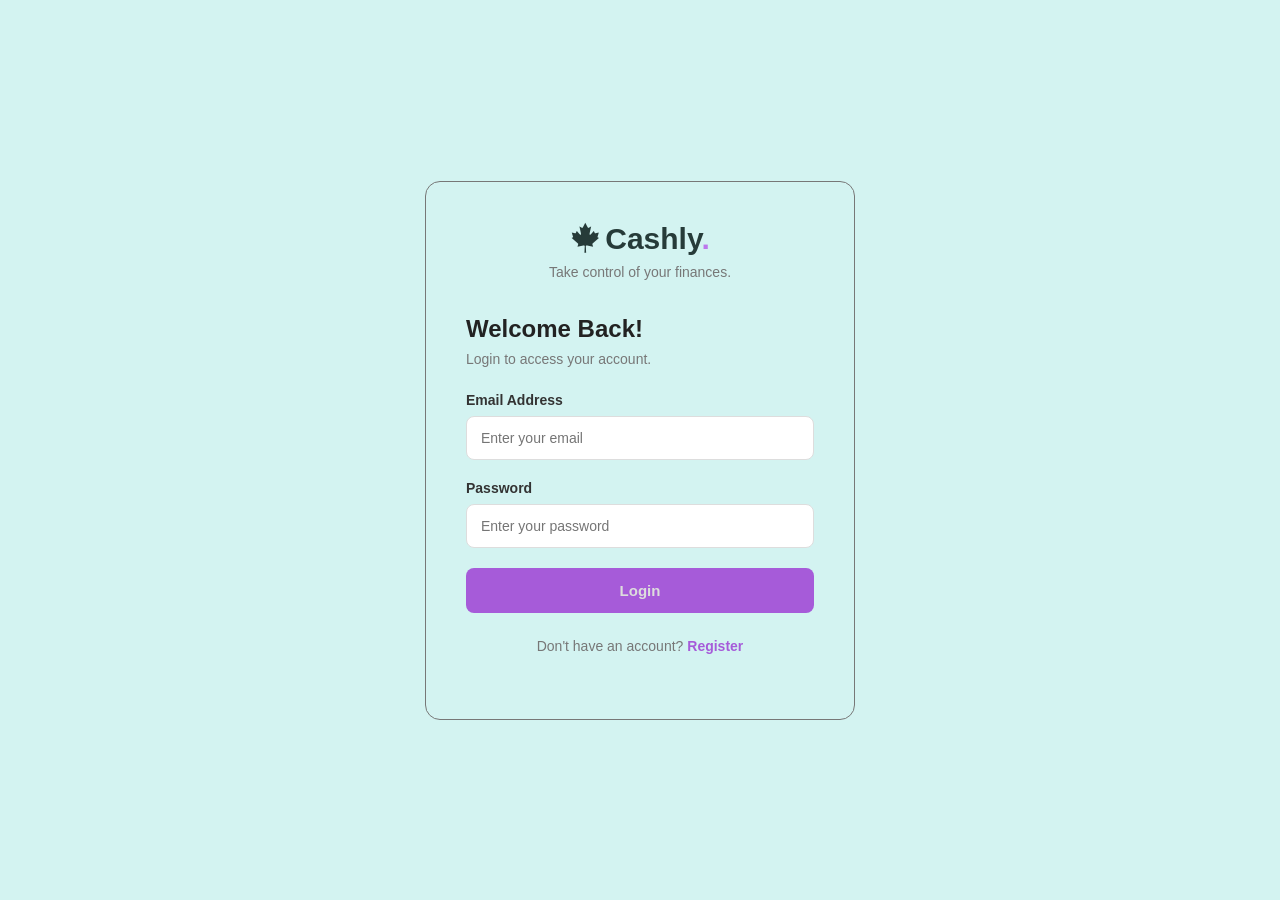
<file: login.html>
<!DOCTYPE html>
<html lang="en">
<head>
    <meta charset="UTF-8">
    <meta name="viewport" content="width=device-width, initial-scale=1.0">
    <title>Login | Cashly</title>
    <link rel="stylesheet" href="login.css">
    <link rel="stylesheet" href="https://cdnjs.cloudflare.com/ajax/libs/font-awesome/6.5.0/css/all.min.css">
</head>
<body>

    <div class="auth-container">
        <div class="auth-logo">
            <h1><i class="fa-brands fa-canadian-maple-leaf"></i>Cashly<span>.</span></h1>
            <p>Take control of your finances.</p>
        </div>
        <div class="auth-form" id="login-view">
            <h2>Welcome Back!</h2>
            <p>Login to access your account.</p>
            <form id="login-form">
                <div class="form-group">
                    <label for="login-email">Email Address</label>
                    <input type="email"
                    id="login-email"
                    placeholder="Enter your email"
                    required>
                </div>
                <div class="form-group">
                    <label for="login-password">Password</label>
                    <input type="password"
                    id="login-password"
                    placeholder="Enter your password"
                    required>
                </div>
                <button type="submit" class="auth-button">
                    Login
                </button>
            </form>

            <p class="auth-switch">Don't have an account?
                <a href="#" id="show-register">Register</a>
            </p>
        </div>

        <div class="auth-form" id="register-view" hidden>
            <h2>Create an Account</h2>
            <p>Join Cashly and start managing your money.</p>
            <form id="register-form">
                <div class="form-group">
                    <label for="register-name">Full Name</label>
                    <input type="text"
                    id="register-name"
                    placeholder="Enter your full name"
                    required>
                </div>

                <div class="form-group">
                    <label for="register-email">Email Address</label>
                    <input type="email"
                    id="register-email"
                    placeholder="Enter your email"
                    required>
                </div>
                <div class="form-group">
                    <label for="register-password">Password</label>
                    <input type="password"
                    id="register-password"
                    placeholder="Create a password"
                    minlength="6"
                    required>
                </div>
                <button type="submit" class="auth-button">Create Account</button>
            </form>
            <p class="auth-switch">
                Already have an account?
                <a href="#" id="show-login">Login</a>
            </p>
        </div>
    </div>
    <script src="login.js"></script>
</body>
</html>
</file>
<file: login.css>
*{
    margin: 0;
    padding: 0;
    box-sizing: border-box;
}
body{
    font-family: 'Segoe UI', Tahoma, Geneva, Verdana, sans-serif;
    background-color: #d3f3f1;
    min-height: 100vh;
    display: flex;
    justify-content: center;
    align-items: center;
    padding: 20px;
}
.auth-container{
    width: 100%;
    max-width: 430px;
    background-color: #d3f3f1;
    padding: 40px;
    border-radius: 15px;
    border: 1px solid #777777;
}
.auth-logo{
    text-align: center;
    margin-bottom: 35px;
}
.auth-logo h1{
    color: #263b39;
    font-size: 30px;
    margin-bottom: 8px;
}
.auth-logo h1 i{
    margin-right: 5px;
}
.auth-logo span{
    color: #bc77ec;
}
.auth-logo p{
    color: #777777;
    font-size: 14px;
}
.auth-form h2{
    color: #222222;
    font-size: 24px;
    margin-bottom: 8px;
}
.auth-form p{
    color: #777777;
    font-size: 14px;
    margin-bottom: 25px;
}
.form-group{
    margin-bottom: 20px;
}
.form-group label{
    display: block;
    color: #333333;
    font-size: 14px;
    font-weight: 600;
    margin-bottom: 8px;
}
.form-group input{
    width: 100%;
    padding: 13px 14px;
    border: 1px solid #dddddd;
    border-radius: 8px;
    outline: none;
    font-size: 14px;
    transition: 0.3s;
}
.auth-button{
    width: 100%;
    padding: 14px;
    border: none;
    border-radius: 8px;
    background: #a65bd9;
    color: #dddddd;
    font-size: 15px;
    font-weight: 600;
    transition: 0.3s;
}
.auth-button:hover{
    background: #8e3e96;
    transform: translateY(-2px);
}
.auth-switch{
    text-align: center;
    margin-top: 25px;
    color: #777777;
    font-size: 14px;
}
.auth-switch a{
    color: #a65bd9;
    font-weight: 600;
    text-decoration: none;
}
.auth-switch a:hover{
    text-decoration: underline;
}
.auth-form[hidden]{
    display: none !important;
}
</file>
